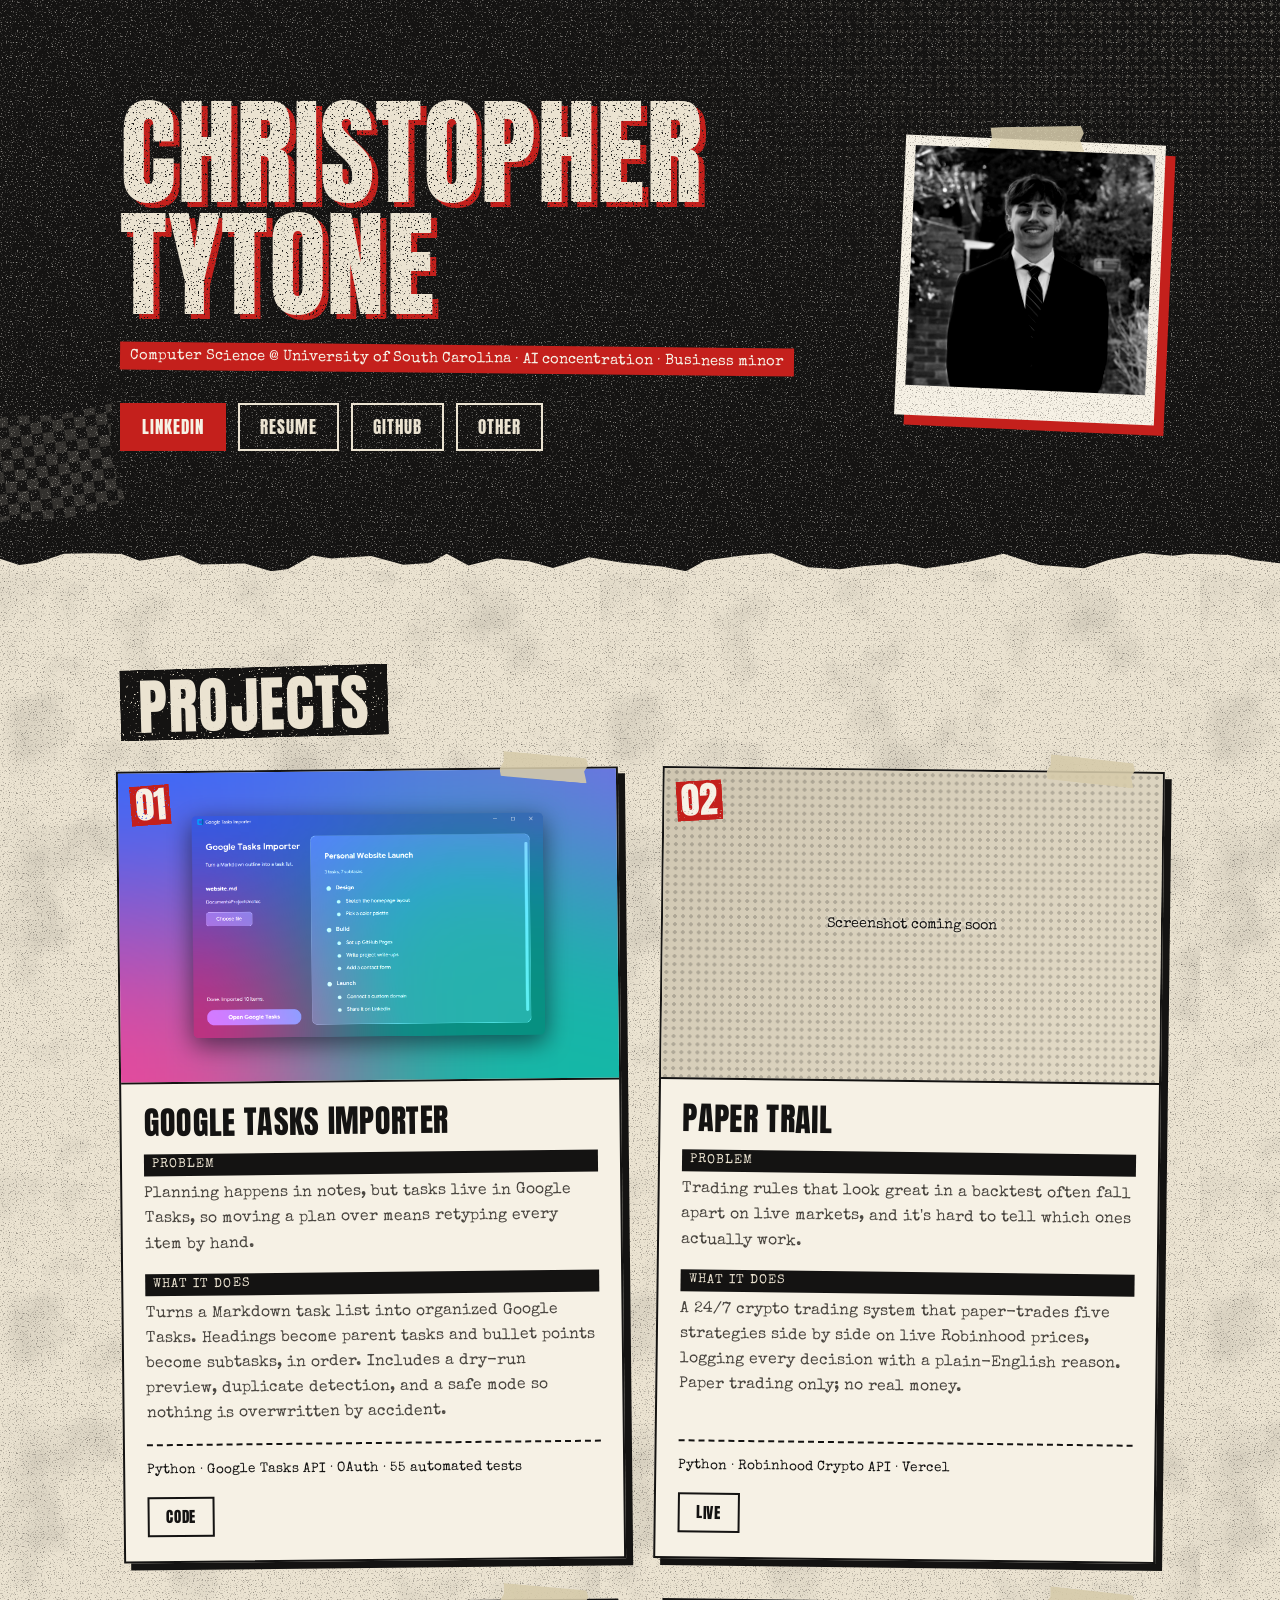
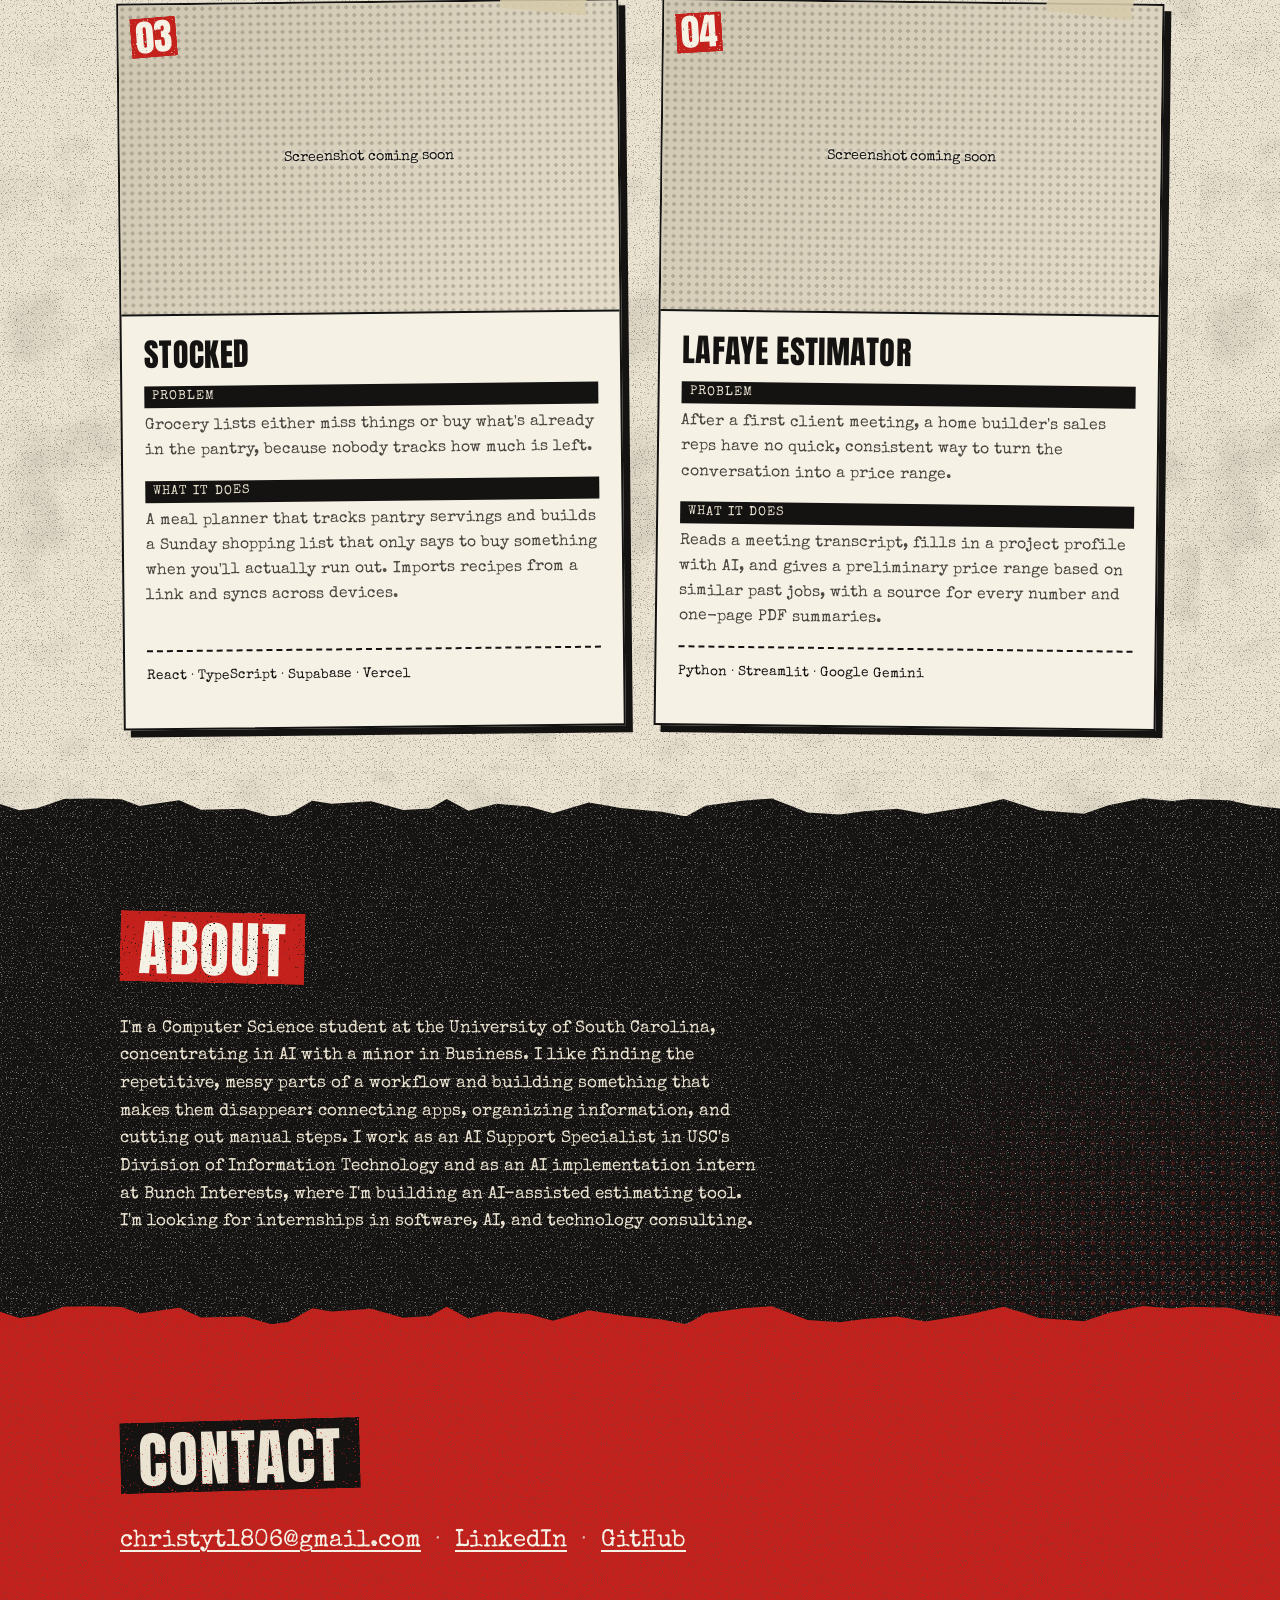
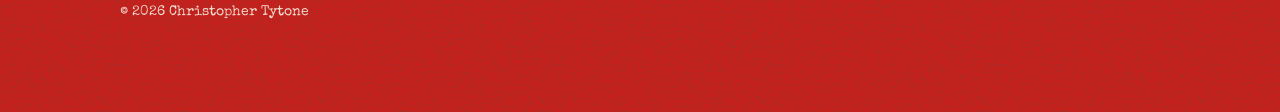
<file: index.html>
<!doctype html>
<html lang="en">
<head>
  <meta charset="utf-8">
  <meta name="viewport" content="width=device-width,initial-scale=1">
  <title>Christopher Tytone</title>
  <meta name="description" content="I build software that automates repetitive work, organizes information, and simplifies everyday workflows.">
  <meta property="og:type" content="website">
  <meta property="og:url" content="https://ctytone.github.io/">
  <meta property="og:title" content="Christopher Tytone">
  <meta property="og:description" content="I build software that automates repetitive work, organizes information, and simplifies everyday workflows.">
  <meta property="og:image" content="https://ctytone.github.io/images/share-card.png">
  <meta property="og:image:width" content="1200">
  <meta property="og:image:height" content="627">
  <meta property="og:image:alt" content="Christopher Tytone, Software Portfolio">
  <meta name="twitter:card" content="summary_large_image">
  <meta name="twitter:image" content="https://ctytone.github.io/images/share-card.png">
  <link rel="preconnect" href="https://fonts.googleapis.com">
  <link rel="preconnect" href="https://fonts.gstatic.com" crossorigin>
  <link href="https://fonts.googleapis.com/css2?family=Anton&family=Special+Elite&display=swap" rel="stylesheet">
  <link rel="stylesheet" href="styles.css?v=2">
</head>
<body>
  <!-- HERO -->
  <header class="hero">
    <div class="container hero-inner">
      <div class="hero-text">
        <h1 class="name">Christopher Tytone</h1>
        <p class="subline">Computer Science @ University of South Carolina · AI concentration · Business minor</p>
        <nav class="links" aria-label="Profile links">
          <a class="btn btn-primary" href="https://www.linkedin.com/in/christopher-tytone" target="_blank" rel="noopener noreferrer">LinkedIn</a>
          <a class="btn" href="files/Tytone_Resume.pdf" target="_blank" rel="noopener noreferrer">Resume</a>
          <a class="btn" href="https://github.com/ctytone" target="_blank" rel="noopener noreferrer">GitHub</a>
          <a class="btn" href="other.html">Other</a>
        </nav>
      </div>
      <div class="avatar-wrap">
        <img class="avatar" src="images/headshot.jpg" alt="Photo of Christopher Tytone" width="480" height="480">
      </div>
    </div>
  </header>

  <main>
    <!-- PROJECTS -->
    <section id="projects" class="section" aria-labelledby="projects-heading">
      <div class="container">
        <h2 id="projects-heading" class="section-title">Projects</h2>
        <div class="projects-grid">

          <!--
            To add a project, copy one <article class="project"> block.
            Media: replace the placeholder <div class="project-media"> with
              <img class="project-media" src="images/your-shot.png" alt="...">
            Live button: include the "Live" link only when there's a live URL.
          -->

          <article class="project">
            <img class="project-media" src="images/markdown-to-google-tasks-screenshot.png" alt="Google Tasks Importer app showing a Markdown outline, Personal Website Launch, imported as 3 tasks with 7 subtasks" width="1920" height="1005" loading="lazy">
            <div class="project-body">
              <h3>Google Tasks Importer</h3>
              <p class="label">Problem</p>
              <p>Planning happens in notes, but tasks live in Google Tasks, so moving a plan over means retyping every item by hand.</p>
              <p class="label">What it does</p>
              <p>Turns a Markdown task list into organized Google Tasks. Headings become parent tasks and bullet points become subtasks, in order. Includes a dry-run preview, duplicate detection, and a safe mode so nothing is overwritten by accident.</p>
              <p class="stack">Python · Google Tasks API · OAuth · 55 automated tests</p>
              <div class="project-links">
                <a class="btn btn-small" href="https://github.com/ctytone/markdown-to-google-tasks" target="_blank" rel="noopener noreferrer">Code</a>
              </div>
            </div>
          </article>

          <!-- PLACEHOLDER: Paper Trail. Draft text from the repo README; swap in a screenshot and final copy. -->
          <article class="project">
            <div class="project-media placeholder">Screenshot coming soon</div>
            <div class="project-body">
              <h3>Paper Trail</h3>
              <p class="label">Problem</p>
              <p>Trading rules that look great in a backtest often fall apart on live markets, and it's hard to tell which ones actually work.</p>
              <p class="label">What it does</p>
              <p>A 24/7 crypto trading system that paper-trades five strategies side by side on live Robinhood prices, logging every decision with a plain-English reason. Paper trading only; no real money.</p>
              <p class="stack">Python · Robinhood Crypto API · Vercel</p>
              <div class="project-links">
                <a class="btn btn-small" href="https://robinhood-crypto-bot.vercel.app/" target="_blank" rel="noopener noreferrer">Live</a>
                <!-- Add a Code button if the repo is public -->
              </div>
            </div>
          </article>

          <!-- PLACEHOLDER: Stocked. Draft text from the repo README; swap in a screenshot, final copy, and links. -->
          <article class="project">
            <div class="project-media placeholder">Screenshot coming soon</div>
            <div class="project-body">
              <h3>Stocked</h3>
              <p class="label">Problem</p>
              <p>Grocery lists either miss things or buy what's already in the pantry, because nobody tracks how much is left.</p>
              <p class="label">What it does</p>
              <p>A meal planner that tracks pantry servings and builds a Sunday shopping list that only says to buy something when you'll actually run out. Imports recipes from a link and syncs across devices.</p>
              <p class="stack">React · TypeScript · Supabase · Vercel</p>
              <div class="project-links">
                <!-- Add Live / Code buttons when ready -->
              </div>
            </div>
          </article>

          <!-- PLACEHOLDER: Lafaye Estimator. Company project; check what's OK to share before adding details or links. -->
          <article class="project">
            <div class="project-media placeholder">Screenshot coming soon</div>
            <div class="project-body">
              <h3>Lafaye Estimator</h3>
              <p class="label">Problem</p>
              <p>After a first client meeting, a home builder's sales reps have no quick, consistent way to turn the conversation into a price range.</p>
              <p class="label">What it does</p>
              <p>Reads a meeting transcript, fills in a project profile with AI, and gives a preliminary price range based on similar past jobs, with a source for every number and one-page PDF summaries.</p>
              <p class="stack">Python · Streamlit · Google Gemini</p>
              <div class="project-links">
                <!-- Add buttons only if the company approves sharing -->
              </div>
            </div>
          </article>

        </div>
      </div>
    </section>

    <!-- ABOUT -->
    <section id="about" class="section" aria-labelledby="about-heading">
      <div class="container">
        <h2 id="about-heading" class="section-title">About</h2>
        <p class="prose">I'm a Computer Science student at the University of South Carolina, concentrating in AI with a minor in Business. I like finding the repetitive, messy parts of a workflow and building something that makes them disappear: connecting apps, organizing information, and cutting out manual steps. I work as an AI Support Specialist in USC's Division of Information Technology and as an AI implementation intern at Bunch Interests, where I'm building an AI-assisted estimating tool. I'm looking for internships in software, AI, and technology consulting.</p>
      </div>
    </section>
  </main>

  <!-- CONTACT -->
  <footer id="contact" class="section" aria-labelledby="contact-heading">
    <div class="container">
      <h2 id="contact-heading" class="section-title">Contact</h2>
      <p class="contact">
        <a href="mailto:christyt1806@gmail.com">christyt1806@gmail.com</a>
        <span aria-hidden="true">·</span>
        <a href="https://www.linkedin.com/in/christopher-tytone" target="_blank" rel="noopener noreferrer">LinkedIn</a>
        <span aria-hidden="true">·</span>
        <a href="https://github.com/ctytone" target="_blank" rel="noopener noreferrer">GitHub</a>
      </p>
      <p class="small">© <span id="year"></span> Christopher Tytone</p>
    </div>
  </footer>

  <script>
    document.getElementById('year').textContent = new Date().getFullYear();
  </script>
</body>
</html>
</file>
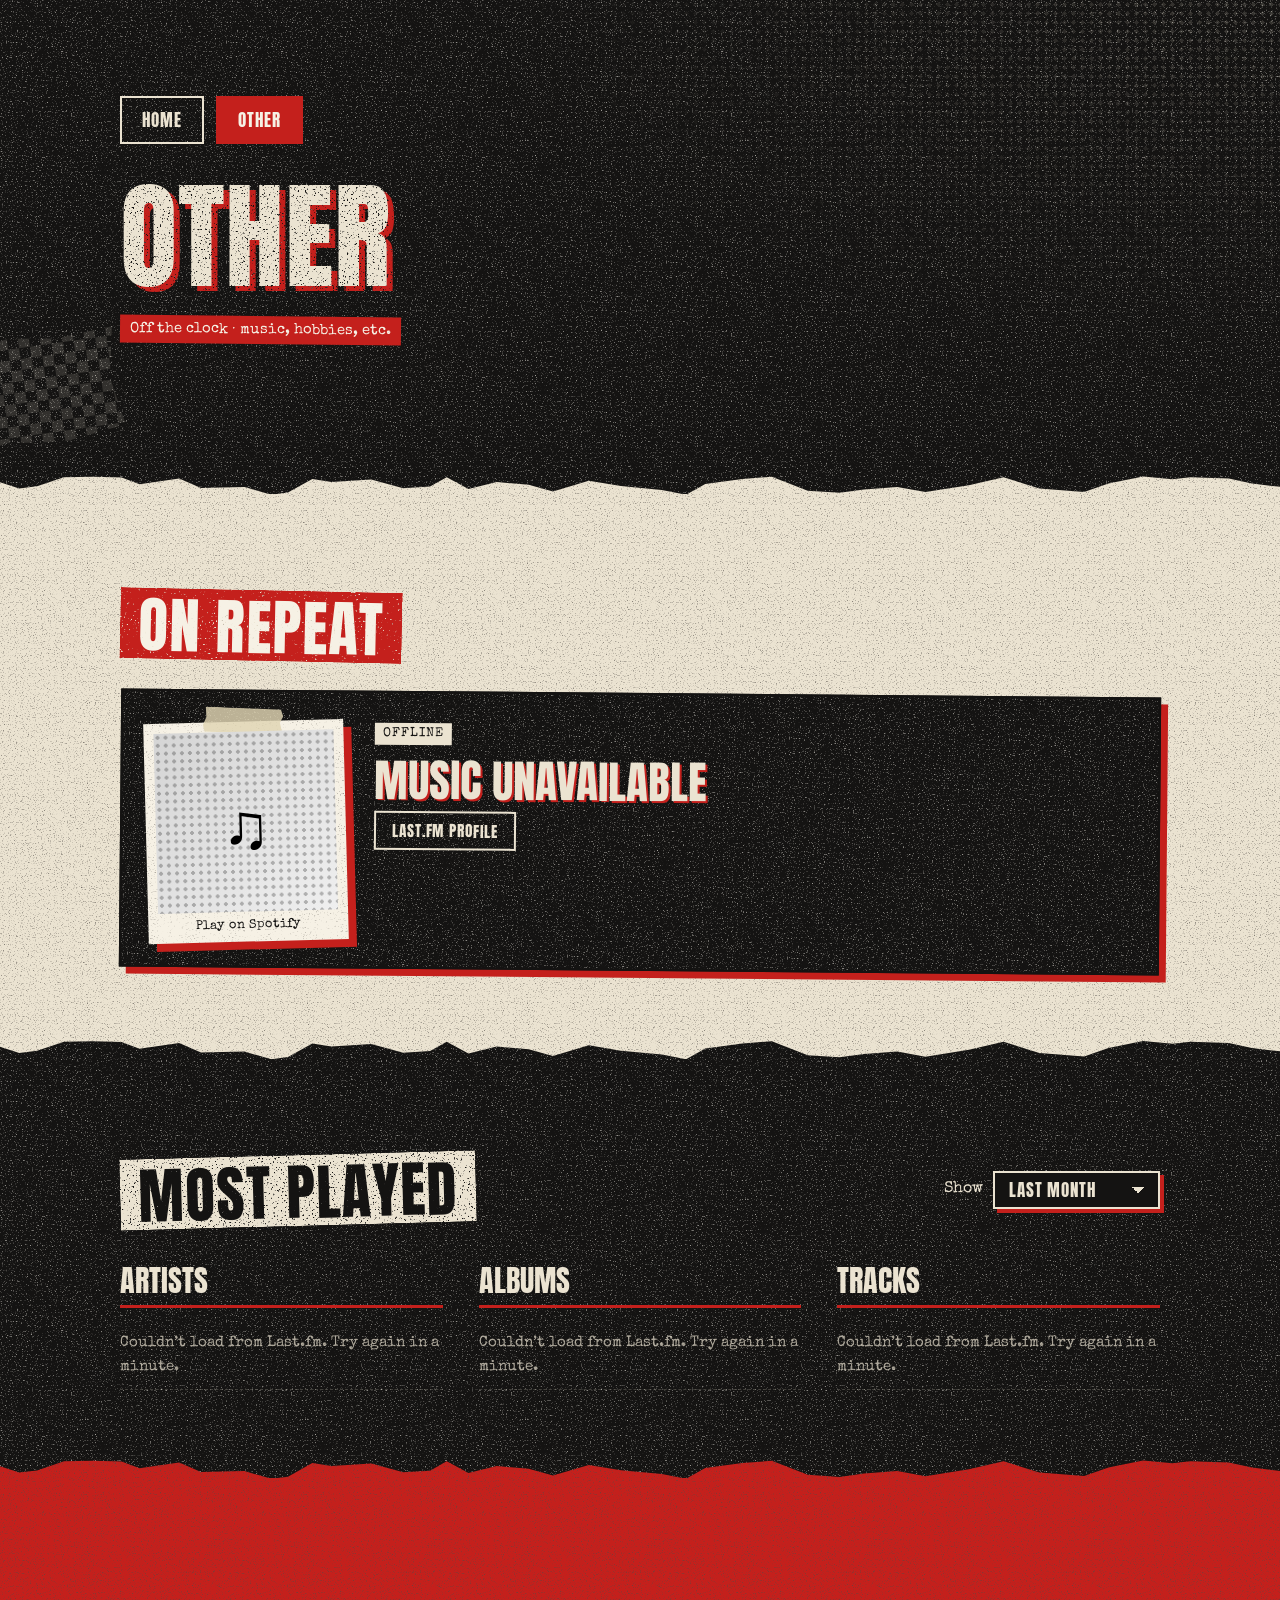
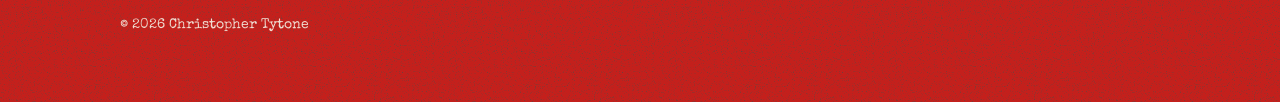
<file: fun.html>
<!doctype html>
<html lang="en">
<head>
  <meta charset="utf-8">
  <title>Moved</title>
  <!-- Old URL: the Fun page is now other.html -->
  <meta http-equiv="refresh" content="0; url=other.html">
  <link rel="canonical" href="other.html">
</head>
<body>
  <p>This page moved to <a href="other.html">other.html</a>.</p>
</body>
</html>
</file>
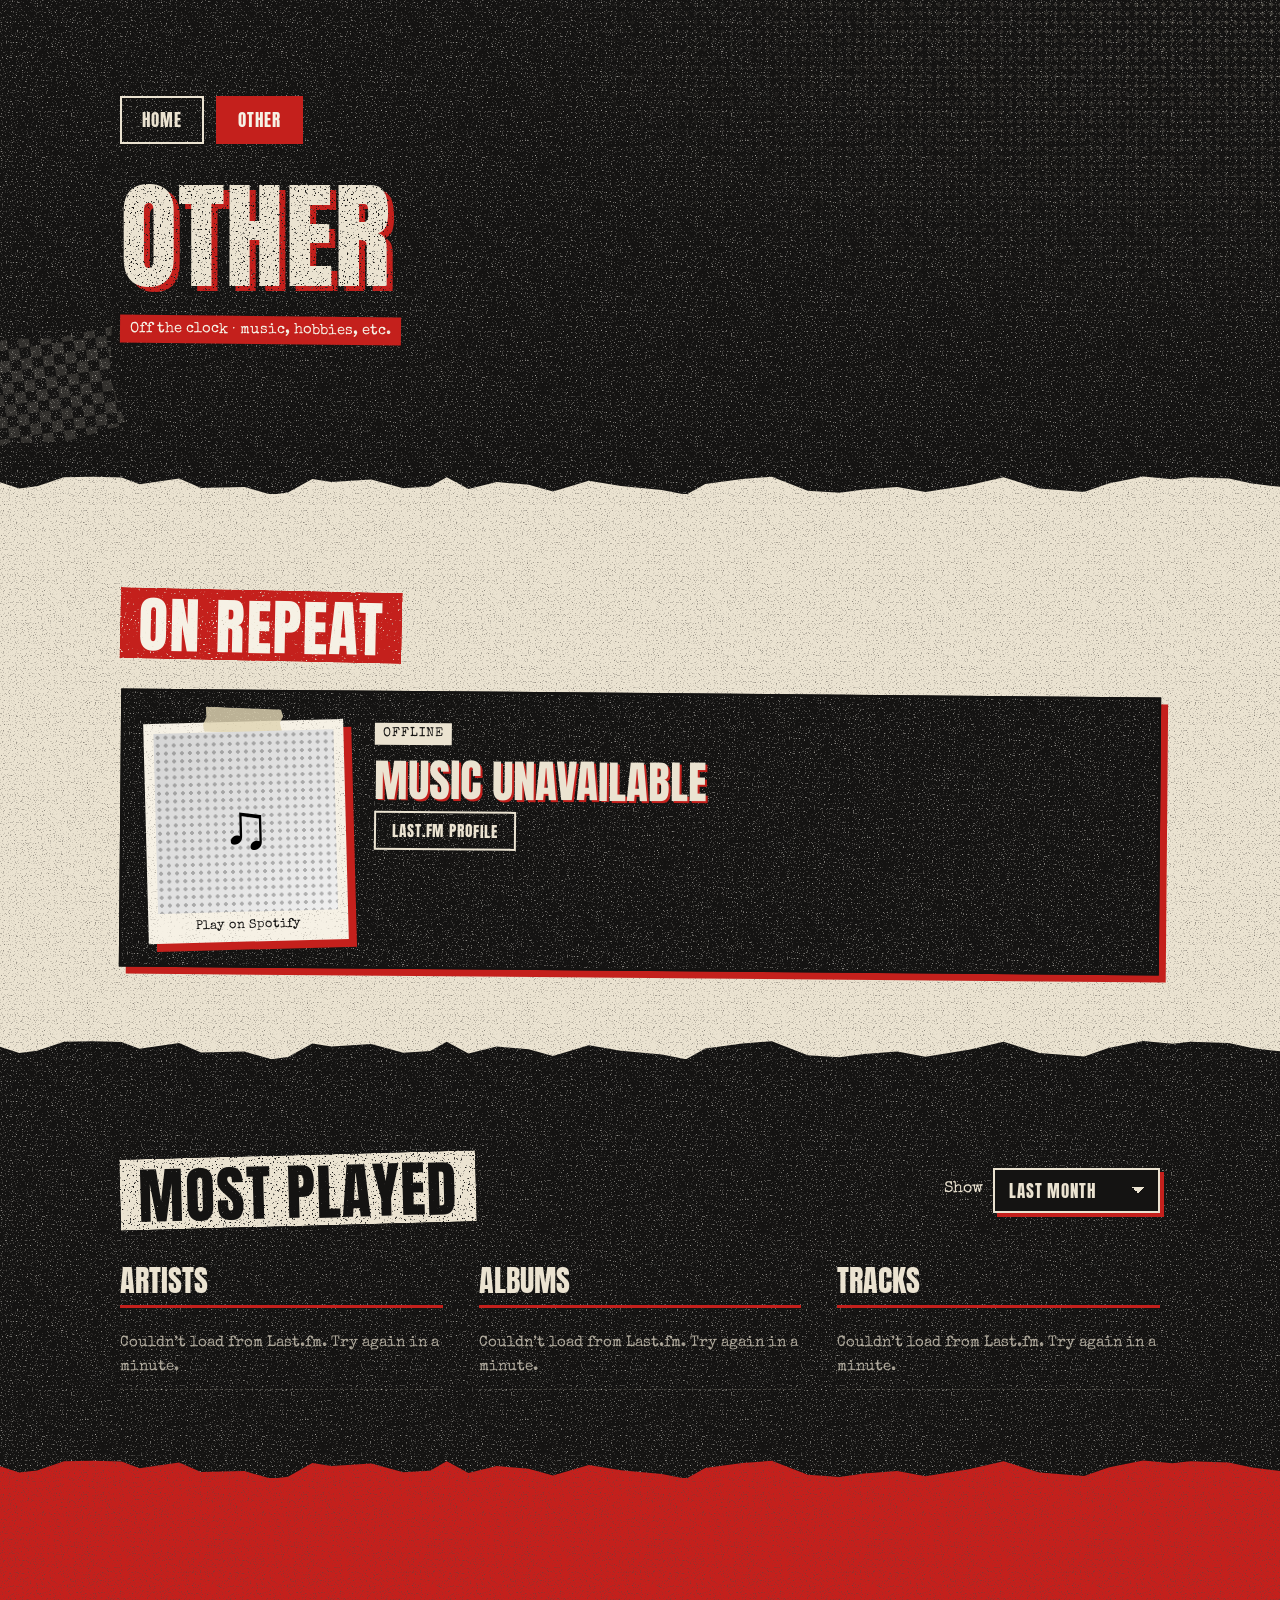
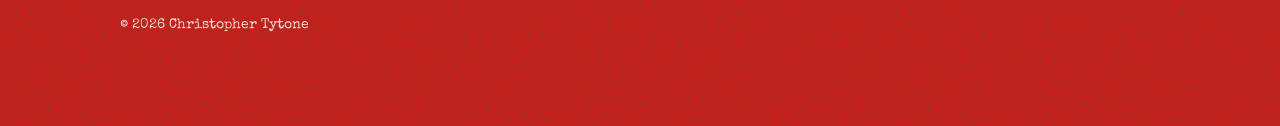
<file: other.html>
<!doctype html>
<html lang="en">
<head>
  <meta charset="utf-8">
  <meta name="viewport" content="width=device-width,initial-scale=1">
  <title>Other · Christopher Tytone</title>
  <meta name="description" content="The non-work stuff: music, hobbies, and whatever else.">
  <link rel="preconnect" href="https://fonts.googleapis.com">
  <link rel="preconnect" href="https://fonts.gstatic.com" crossorigin>
  <link href="https://fonts.googleapis.com/css2?family=Anton&family=Special+Elite&display=swap" rel="stylesheet">
  <link rel="stylesheet" href="styles.css">
</head>
<body>
  <header class="hero hero-compact">
    <div class="container">
      <nav class="links site-nav" aria-label="Site">
        <a class="btn" href="index.html">Home</a>
        <a class="btn btn-primary" href="other.html" aria-current="page">Other</a>
      </nav>
      <h1 class="name">Other</h1>
      <p class="subline">Off the clock · music, hobbies, etc.</p>
    </div>
  </header>

  <main>
    <section id="other" class="section" aria-label="Other">
      <div class="container other-grid">

        <div class="other-block other-block-music" aria-labelledby="music-heading">
          <h2 id="music-heading" class="section-title">On Repeat</h2>
          <!-- Filled in live from Last.fm by the script at the bottom of this page -->
          <article class="np-card" id="np-card">
            <a class="np-art-wrap" id="np-link" href="https://open.spotify.com/" target="_blank" rel="noopener noreferrer">
              <img class="np-art" id="np-art" alt="" width="300" height="300" hidden>
              <div class="np-art placeholder" id="np-art-placeholder" aria-hidden="true">♫</div>
              <span class="np-play" aria-hidden="true">Play on Spotify</span>
            </a>
            <div class="np-body">
              <p class="label" id="np-status">Loading…</p>
              <p class="np-track" id="np-track">—</p>
              <p class="np-artist" id="np-artist"></p>
              <ol class="np-recent" id="np-recent" aria-label="Recently played"></ol>
              <a class="btn btn-small" id="np-profile" href="https://www.last.fm/" target="_blank" rel="noopener noreferrer">Last.fm profile</a>
            </div>
          </article>
        </div>

      </div>
    </section>

    <section id="charts" class="section" aria-labelledby="charts-heading">
      <div class="container">
        <div class="charts-head">
          <h2 id="charts-heading" class="section-title">Most Played</h2>
          <label class="period-picker">
            <span>Show</span>
            <select id="period">
              <option value="7day">Last 7 days</option>
              <option value="1month" selected>Last month</option>
              <option value="3month">Last 3 months</option>
              <option value="6month">Last 6 months</option>
              <option value="12month">Last year</option>
              <option value="overall">All time</option>
            </select>
          </label>
        </div>

        <!-- Filled in from Last.fm top artists / albums / tracks for the chosen period -->
        <div class="charts-grid" aria-live="polite">
          <div class="chart">
            <h3>Artists</h3>
            <ol class="chart-list" id="chart-artists"></ol>
          </div>
          <div class="chart">
            <h3>Albums</h3>
            <ol class="chart-list" id="chart-albums"></ol>
          </div>
          <div class="chart">
            <h3>Tracks</h3>
            <ol class="chart-list" id="chart-tracks"></ol>
          </div>
        </div>
      </div>
    </section>
  </main>

  <footer id="contact" class="section">
    <div class="container">
      <p class="small">© <span id="year"></span> Christopher Tytone</p>
    </div>
  </footer>

  <script>
    document.getElementById('year').textContent = new Date().getFullYear();

    // Last.fm now playing. The API key is a read-only public key (fine to
    // ship in the page); never put the Last.fm "shared secret" here.
    const LASTFM_USER = 'ctytone';
    const LASTFM_KEY = '8ba0504ce48da1bf2ca8a270a9230cf9';

    const $ = id => document.getElementById(id);
    $('np-profile').href = `https://www.last.fm/user/${encodeURIComponent(LASTFM_USER)}`;

    function timeAgo(unix) {
      const s = Math.floor(Date.now() / 1000) - unix;
      if (s < 3600) return `${Math.max(1, Math.floor(s / 60))} min ago`;
      if (s < 86400) return `${Math.floor(s / 3600)} hr ago`;
      return `${Math.floor(s / 86400)} days ago`;
    }

    function loadNowPlaying() {
      const url = 'https://ws.audioscrobbler.com/2.0/?method=user.getrecenttracks&format=json&limit=5'
        + `&user=${encodeURIComponent(LASTFM_USER)}&api_key=${encodeURIComponent(LASTFM_KEY)}`;
      fetch(url)
        .then(r => r.json())
        .then(d => {
          const tracks = d?.recenttracks?.track;
          if (!tracks || !tracks.length) throw new Error(d?.message || 'No tracks');
          const [first, ...rest] = tracks;
          const live = first['@attr']?.nowplaying === 'true';

          $('np-status').textContent = live
            ? 'Now playing'
            : `Last played · ${first.date ? timeAgo(Number(first.date.uts)) : ''}`;
          $('np-card').classList.toggle('is-live', live);
          $('np-track').textContent = first.name;
          $('np-artist').textContent = first.artist['#text'];

          // Last.fm returns an empty string or a grey star placeholder when there's no art
          const art = first.image?.find(i => i.size === 'extralarge')?.['#text'];
          const hasArt = art && !art.includes('2a96cbd8b46e442fc41c2b86b821562f');
          $('np-art').hidden = !hasArt;
          $('np-art-placeholder').hidden = hasArt;
          if (hasArt) $('np-art').src = art;

          // No Spotify API without a server, so link to a Spotify search for
          // "track artist"; the song is almost always the top result.
          const artist = first.artist['#text'];
          $('np-link').href = `https://open.spotify.com/search/${encodeURIComponent(`${first.name} ${artist}`)}`;
          $('np-link').setAttribute('aria-label', `Play ${first.name} by ${artist} on Spotify`);

          $('np-recent').replaceChildren(...rest.slice(0, 4).map(t => {
            const li = document.createElement('li');
            li.textContent = `${t.name} — ${t.artist['#text']}`;
            return li;
          }));
        })
        .catch(() => {
          $('np-status').textContent = 'Offline';
          $('np-track').textContent = 'Music unavailable';
        });
    }
    loadNowPlaying();
    setInterval(loadNowPlaying, 60000);

    // Most played: top artists, albums and tracks for the chosen period
    const CHART_LIMIT = 5;
    const NO_ART = '2a96cbd8b46e442fc41c2b86b821562f'; // Last.fm's blank star image
    const chartCache = {};

    function lastfm(method, period) {
      const url = `https://ws.audioscrobbler.com/2.0/?method=user.${method}&format=json`
        + `&user=${encodeURIComponent(LASTFM_USER)}&api_key=${encodeURIComponent(LASTFM_KEY)}`
        + `&period=${period}&limit=${CHART_LIMIT}`;
      return fetch(url).then(r => r.json()).then(d => {
        if (d.error) throw new Error(d.message);
        return d;
      });
    }

    function chartItem({ title, sub, plays, art }) {
      const li = document.createElement('li');
      // Albums always get an art slot (blank square if Last.fm has none) so rows line up
      if (art !== undefined) {
        const img = document.createElement(art ? 'img' : 'div');
        img.className = art ? 'chart-art' : 'chart-art placeholder';
        if (art) {
          img.src = art;
          img.alt = '';
          img.width = 48; img.height = 48;
          img.loading = 'lazy';
        }
        li.append(img);
      }
      const text = document.createElement('div');
      text.className = 'chart-text';
      const t = document.createElement('span');
      t.className = 'chart-title';
      t.textContent = title;
      text.append(t);
      if (sub) {
        const s = document.createElement('span');
        s.className = 'chart-sub';
        s.textContent = sub;
        text.append(s);
      }
      const p = document.createElement('span');
      p.className = 'chart-plays';
      p.textContent = `${Number(plays).toLocaleString()} ${plays == 1 ? 'play' : 'plays'}`;
      li.append(text, p);
      return li;
    }

    function fillChart(id, items) {
      const list = $(id);
      if (!items.length) {
        const li = document.createElement('li');
        li.className = 'chart-empty';
        li.textContent = 'Nothing played in this period.';
        list.replaceChildren(li);
        return;
      }
      list.replaceChildren(...items.map(chartItem));
    }

    function setChartStatus(text) {
      for (const id of ['chart-artists', 'chart-albums', 'chart-tracks']) {
        const li = document.createElement('li');
        li.className = 'chart-empty';
        li.textContent = text;
        $(id).replaceChildren(li);
      }
    }

    function loadCharts(period) {
      if (!chartCache[period]) {
        setChartStatus('Loading…');
        chartCache[period] = Promise.all([
          lastfm('gettopartists', period),
          lastfm('gettopalbums', period),
          lastfm('gettoptracks', period),
        ]).catch(err => { delete chartCache[period]; throw err; });
      }
      chartCache[period]
        .then(([a, al, t]) => {
          if ($('period').value !== period) return; // user picked another period meanwhile
          fillChart('chart-artists', (a.topartists?.artist ?? []).map(x => ({
            title: x.name, plays: x.playcount,
          })));
          fillChart('chart-albums', (al.topalbums?.album ?? []).map(x => {
            const art = x.image?.find(i => i.size === 'large')?.['#text'];
            return { title: x.name, sub: x.artist?.name, plays: x.playcount,
                     art: art && !art.includes(NO_ART) ? art : '' };
          }));
          fillChart('chart-tracks', (t.toptracks?.track ?? []).map(x => ({
            title: x.name, sub: x.artist?.name, plays: x.playcount,
          })));
        })
        .catch(() => setChartStatus('Couldn’t load from Last.fm. Try again in a minute.'));
    }

    $('period').addEventListener('change', e => loadCharts(e.target.value));
    loadCharts($('period').value);
  </script>
</body>
</html>
</file>
<file: styles.css>
/* Tokens */
:root{
  --ink: #141312;
  --paper: #ebe3d1;
  --paper-light: #f6f1e5;
  --red: #c4201c;
  --muted: #4a4640;
  --container-max: 1080px;
  --display: "Anton", Impact, "Arial Narrow", sans-serif;
  --type: "Special Elite", "Courier New", monospace;

  /* Textures: tiny inline SVGs, so no image downloads */
  --speck-dark: url("data:image/svg+xml,%3Csvg xmlns='http://www.w3.org/2000/svg' width='220' height='220'%3E%3Cfilter id='n'%3E%3CfeTurbulence type='fractalNoise' baseFrequency='.85' numOctaves='2' stitchTiles='stitch'/%3E%3CfeColorMatrix values='0 0 0 0 .08 0 0 0 0 .07 0 0 0 0 .06 2.2 0 0 0 -1.25'/%3E%3C/filter%3E%3Crect width='100%25' height='100%25' filter='url(%23n)'/%3E%3C/svg%3E");
  --speck-light: url("data:image/svg+xml,%3Csvg xmlns='http://www.w3.org/2000/svg' width='220' height='220'%3E%3Cfilter id='n'%3E%3CfeTurbulence type='fractalNoise' baseFrequency='.8' numOctaves='2' stitchTiles='stitch'/%3E%3CfeColorMatrix values='0 0 0 0 .92 0 0 0 0 .89 0 0 0 0 .82 2.2 0 0 0 -1.3'/%3E%3C/filter%3E%3Crect width='100%25' height='100%25' filter='url(%23n)'/%3E%3C/svg%3E");
  --blotch: url("data:image/svg+xml,%3Csvg xmlns='http://www.w3.org/2000/svg' width='600' height='600'%3E%3Cfilter id='n'%3E%3CfeTurbulence type='fractalNoise' baseFrequency='.012' numOctaves='4' stitchTiles='stitch'/%3E%3CfeColorMatrix values='0 0 0 0 0 0 0 0 0 0 0 0 0 0 0 3 0 0 0 -1.55'/%3E%3C/filter%3E%3Crect width='100%25' height='100%25' filter='url(%23n)'/%3E%3C/svg%3E");
  /* Mask that knocks small holes out of big type, like a worn stamp */
  --distress: url("data:image/svg+xml,%3Csvg xmlns='http://www.w3.org/2000/svg' width='300' height='300'%3E%3Cfilter id='n'%3E%3CfeTurbulence type='fractalNoise' baseFrequency='.55' numOctaves='3' stitchTiles='stitch'/%3E%3CfeColorMatrix values='0 0 0 0 0 0 0 0 0 0 0 0 0 0 0 -8 0 0 0 6'/%3E%3C/filter%3E%3Crect width='100%25' height='100%25' filter='url(%23n)'/%3E%3C/svg%3E");
  --halftone: radial-gradient(circle, currentColor 32%, transparent 34%);
  --tape: polygon(3% 0, 97% 4%, 100% 30%, 96% 55%, 100% 100%, 2% 96%, 0 70%, 4% 40%);
  --torn: polygon(0 100%, 0 41%, 1.5% 67%, 2.9% 58%, 5% 20%, 7.3% 18%, 9.5% 21%, 10.9% 49%, 14% 25%, 15.7% 65%, 19.1% 61%, 21.2% 93%, 22.5% 84%, 24.4% 27%, 25.9% 40%, 29% 29%, 31.5% 66%, 33.6% 59%, 34.9% 20%, 36.6% 69%, 38.8% 40%, 41.3% 51%, 43.2% 79%, 46% 35%, 48.5% 57%, 51.7% 73%, 53.6% 93%, 55.1% 48%, 58% 27%, 60.3% 18%, 63.1% 76%, 65.6% 85%, 67.5% 71%, 70.1% 61%, 72.3% 82%, 75.7% 53%, 78.4% 20%, 81.2% 67%, 84.7% 81%, 86.6% 46%, 89.3% 17%, 91.6% 28%, 93% 20%, 96% 25%, 97.8% 46%, 100% 60%, 100% 100%);
}

/* Base */
*{ box-sizing:border-box; }
html{ background:var(--ink); overflow-x:hidden; }
body{
  margin:0;
  background:var(--paper);
  color:var(--ink);
  font-family:var(--type);
  line-height:1.6;
  -webkit-font-smoothing:antialiased;
  overflow-x:hidden;
}
a{ color:inherit; }
:focus-visible{ outline:3px dashed var(--red); outline-offset:3px; }

.container{
  position:relative;
  max-width:var(--container-max);
  margin:0 auto;
  padding:0 20px;
}

/* Buttons: stamped, square-cut labels */
.btn{
  display:inline-flex;
  align-items:center;
  justify-content:center;
  padding:9px 20px 8px;
  border:2px solid currentColor;
  background:transparent;
  color:var(--ink);
  font-family:var(--display);
  font-size:1.05rem;
  letter-spacing:.06em;
  text-transform:uppercase;
  text-decoration:none;
  transition:transform .12s ease, box-shadow .12s ease;
}
.btn:hover{ transform:translate(-3px,-3px); box-shadow:4px 4px 0 var(--red); }
.btn-primary{ background:var(--red); border-color:var(--red); color:var(--paper-light); }
.btn-primary:hover{ box-shadow:4px 4px 0 var(--paper); }
.btn-small{ padding:6px 16px 5px; font-size:.95rem; }

/* Hero */
.hero{
  position:relative;
  overflow:hidden;
  padding:56px 0 80px;
  background:var(--speck-light), var(--ink);
  color:var(--paper);
}
/* Halftone fade in the top-right corner */
.hero::before{
  content:"";
  position:absolute;
  top:0; right:0;
  width:65%; height:75%;
  color:rgba(235,227,209,.16);
  background:var(--halftone) 0 0 / 9px 9px;
  -webkit-mask-image:radial-gradient(ellipse at top right, #000 0%, transparent 70%);
          mask-image:radial-gradient(ellipse at top right, #000 0%, transparent 70%);
  pointer-events:none;
}
/* Checkerboard scrap */
.hero::after{
  content:"";
  position:absolute;
  left:-30px; bottom:50px;
  width:150px; height:110px;
  background:repeating-conic-gradient(var(--paper) 0 25%, transparent 0 50%) 0 0 / 22px 22px;
  opacity:.14;
  transform:rotate(-8deg);
  clip-path:polygon(4% 8%, 30% 0, 62% 6%, 100% 2%, 94% 48%, 100% 92%, 58% 100%, 20% 94%, 0 100%, 6% 52%);
  pointer-events:none;
}
.hero-inner{
  display:flex;
  flex-direction:column-reverse;
  align-items:flex-start;
  gap:40px;
}
.hero-text{ position:relative; z-index:1; }
.name{
  margin:0 0 24px;
  font-family:var(--display);
  font-weight:400;
  font-size:clamp(3.4rem, 13vw, 7.4rem);
  line-height:.95;
  letter-spacing:.005em;
  text-transform:uppercase;
  color:var(--paper);
  /* Off-register red print behind the type */
  text-shadow:.05em .045em 0 var(--red);
  -webkit-mask-image:var(--distress);
          mask-image:var(--distress);
}
/* Typewriter label strip */
.subline{
  display:table;
  margin:0 0 30px;
  padding:3px 10px;
  background:var(--red);
  color:var(--paper-light);
  font-family:var(--type);
  font-size:.92rem;
  line-height:1.5;
  transform:rotate(.6deg);
}
.links{ display:flex; flex-wrap:wrap; gap:12px; }
.hero .btn:not(.btn-primary){ color:var(--paper); }

/* Headshot pasted in with tape */
.avatar-wrap{
  position:relative;
  z-index:1;
  flex-shrink:0;
  margin:14px 0 0 4px;
  padding:10px 10px 30px;
  background:var(--paper-light) var(--speck-dark);
  transform:rotate(2.5deg);
  box-shadow:10px 10px 0 var(--red);
}
.avatar-wrap::before{
  content:"";
  position:absolute;
  top:-14px; left:50%;
  width:96px; height:28px;
  background:rgba(225,214,180,.82);
  transform:translateX(-50%) rotate(-4deg);
  clip-path:var(--tape);
}
.avatar{
  display:block;
  width:150px;
  height:150px;
  object-fit:cover;
  filter:grayscale(1) contrast(1.25) brightness(1.04);
}

/* Sections, each torn off the one above */
.section{ position:relative; padding:72px 0 64px; }
.section::before{
  content:"";
  position:absolute;
  left:0; right:0; top:-22px;
  height:24px;
  background:inherit;
  clip-path:var(--torn);
}
.section-title{
  display:inline-block;
  margin:0 0 32px;
  padding:.06em .3em 0;
  background:var(--ink);
  color:var(--paper);
  font-family:var(--display);
  font-weight:400;
  font-size:clamp(2.4rem, 7vw, 3.8rem);
  line-height:1.1;
  letter-spacing:.02em;
  text-transform:uppercase;
  transform:rotate(-1.5deg);
  -webkit-mask-image:var(--distress);
          mask-image:var(--distress);
}
.prose{ margin:0; max-width:64ch; font-size:1.08rem; }

/* Projects */
#projects{
  background:var(--speck-dark), var(--paper);
  counter-reset:project;
}
#projects::after{
  content:"";
  position:absolute;
  inset:0;
  background:var(--blotch);
  opacity:.1;
  pointer-events:none;
}
#projects .container{ z-index:1; }
.projects-grid{
  display:grid;
  gap:40px 36px;
  /* Two columns on wide screens; a single card keeps its column width instead of stretching */
  grid-template-columns:repeat(auto-fill, minmax(min(100%, 420px), 1fr));
}
.project{
  position:relative;
  display:flex;
  flex-direction:column;
  background:var(--paper-light);
  border:2px solid var(--ink);
  box-shadow:7px 7px 0 var(--ink);
  counter-increment:project;
  transform:rotate(-.6deg);
}
.project:nth-child(even){ transform:rotate(.7deg); }
/* Tape strip */
.project::before{
  content:"";
  position:absolute;
  z-index:2;
  top:-15px; right:28px;
  width:88px; height:26px;
  background:rgba(214,203,170,.88);
  transform:rotate(5deg);
  clip-path:var(--tape);
}
/* Big stencil number, counted by CSS */
.project::after{
  content:counter(project, decimal-leading-zero);
  position:absolute;
  z-index:2;
  top:12px; left:12px;
  padding:0 .14em;
  background:var(--red);
  color:var(--paper-light);
  font-family:var(--display);
  font-size:2.3rem;
  line-height:1.1;
  transform:rotate(-4deg);
  -webkit-mask-image:var(--distress);
          mask-image:var(--distress);
}
.project-media{
  display:block;
  width:100%;
  height:auto;
  min-height:0;
  flex:none;
  aspect-ratio:16 / 10;
  object-fit:cover;
  border-bottom:2px solid var(--ink);
}
.project-media.placeholder{
  display:grid;
  place-items:center;
  background:
    radial-gradient(circle, rgba(20,19,18,.2) 32%, transparent 34%) 0 0 / 8px 8px,
    linear-gradient(135deg, #cfc6b1, #e4dcc8);
  color:var(--ink);
  font-family:var(--type);
  font-size:.9rem;
  text-shadow:0 0 6px var(--paper-light), 0 0 2px var(--paper-light);
}
.project-body{
  display:flex;
  flex-direction:column;
  flex:1;
  padding:22px 22px 24px;
}
.project h3{
  margin:0 0 14px;
  font-family:var(--display);
  font-weight:400;
  font-size:2rem;
  line-height:1.05;
  letter-spacing:.01em;
  text-transform:uppercase;
}
.project p{ margin:0 0 16px; color:var(--muted); font-size:.98rem; }
.project .label{
  display:table;
  margin:0 0 6px;
  padding:1px 8px;
  background:var(--ink);
  color:var(--paper);
  font-family:var(--type);
  font-size:.8rem;
  letter-spacing:.08em;
  text-transform:uppercase;
}
.project .stack{
  margin-top:auto;
  padding-top:14px;
  border-top:2px dashed var(--ink);
  color:var(--ink);
  font-family:var(--type);
  font-size:.85rem;
}
.project-links{ display:flex; gap:10px; }

/* About */
#about{
  background:var(--speck-light), var(--ink);
  color:var(--paper);
}
#about .section-title{ background:var(--red); color:var(--paper-light); transform:rotate(1.2deg); }
#about::after{
  content:"";
  position:absolute;
  right:0; bottom:0;
  width:40%; height:80%;
  color:rgba(196,32,28,.35);
  background:var(--halftone) 0 0 / 10px 10px;
  -webkit-mask-image:radial-gradient(ellipse at bottom right, #000 0%, transparent 65%);
          mask-image:radial-gradient(ellipse at bottom right, #000 0%, transparent 65%);
  pointer-events:none;
}
#about .container{ z-index:1; }

/* Contact */
#contact{
  background:var(--speck-dark), var(--red);
  color:var(--paper-light);
}
#contact .section-title{ background:var(--ink); }
.contact{
  display:flex;
  flex-wrap:wrap;
  align-items:baseline;
  gap:8px 14px;
  margin:0;
  font-size:clamp(1.15rem, 3.4vw, 1.5rem);
}
.contact a{ text-decoration-thickness:2px; text-underline-offset:4px; }
.contact a:hover{ background:var(--ink); text-decoration:none; }
.contact span{ opacity:.7; }
.small{ margin:40px 0 0; font-family:var(--type); font-size:.9rem; opacity:.9; }

/* Other page */
.hero-compact{ padding:40px 0 64px; }
.site-nav{ margin-bottom:36px; }
.hero .btn[aria-current="page"]{ color:var(--paper-light); }
#other{ background:var(--speck-dark), var(--paper); }
.other-grid{
  display:grid;
  gap:56px 40px;
  grid-template-columns:1fr;
  align-items:stretch;
}
.other-block{ display:flex; flex-direction:column; align-items:flex-start; }
.other-block > article{ flex:1; align-self:stretch; }
.other-block-music .section-title{ background:var(--red); color:var(--paper-light); transform:rotate(1.2deg); }
/* Now playing (Last.fm) */
.np-card{
  display:flex;
  flex-wrap:wrap;
  gap:28px;
  align-items:flex-start;
  padding:30px 24px 24px;
  background:var(--speck-light), var(--ink);
  color:var(--paper);
  border:2px solid var(--ink);
  box-shadow:7px 7px 0 var(--red);
  transform:rotate(.5deg);
}
.np-art-wrap{
  position:relative;
  display:block;
  flex-shrink:0;
  color:var(--ink);
  text-decoration:none;
  transition:transform .12s ease, box-shadow .12s ease;
  padding:10px 10px 30px;
  background:var(--paper-light) var(--speck-dark);
  transform:rotate(-2deg);
  box-shadow:8px 8px 0 var(--red);
}
.np-art-wrap::before{
  content:"";
  position:absolute;
  top:-14px; left:50%;
  width:80px; height:26px;
  background:rgba(225,214,180,.82);
  transform:translateX(-50%) rotate(3deg);
  clip-path:var(--tape);
}
.np-art{
  display:block;
  width:180px; height:180px;
  object-fit:cover;
  filter:grayscale(1) contrast(1.2);
}
.np-art.placeholder{
  display:grid;
  place-items:center;
  background:
    radial-gradient(circle, rgba(20,19,18,.25) 32%, transparent 34%) 0 0 / 8px 8px,
    linear-gradient(135deg, #cfc6b1, #e4dcc8);
  color:var(--ink);
  font-family:var(--display);
  font-size:4rem;
}
.np-art[hidden]{ display:none; }
/* Handwritten-style caption in the photo's bottom strip says it's clickable */
.np-play{
  position:absolute;
  left:0; right:0; bottom:6px;
  font-family:var(--type);
  font-size:.8rem;
  text-align:center;
}
.np-art-wrap:hover{ transform:rotate(-2deg) translate(-3px,-3px); box-shadow:11px 11px 0 var(--red); }
.np-art-wrap:hover .np-play{ text-decoration:underline; }
.np-body{ flex:1; min-width:200px; }
.np-body p{ margin:0; }
.np-body .label{
  display:table;
  margin-bottom:12px;
  padding:1px 8px;
  background:var(--paper);
  color:var(--ink);
  font-family:var(--type);
  font-size:.8rem;
  letter-spacing:.08em;
  text-transform:uppercase;
}
/* Pulsing red dot when a track is actually playing */
.np-card.is-live .label::before{
  content:"";
  display:inline-block;
  width:.6em; height:.6em;
  margin-right:.45em;
  border-radius:50%;
  background:var(--red);
  animation:np-pulse 1.2s ease-in-out infinite;
}
@keyframes np-pulse{ 50%{ opacity:.25; } }
.np-track{
  font-family:var(--display);
  font-size:clamp(2rem, 6vw, 2.8rem);
  line-height:1.05;
  text-transform:uppercase;
  text-shadow:.04em .04em 0 var(--red);
}
.np-artist{ margin-top:6px !important; font-size:1.1rem; opacity:.9; }
.np-recent{
  margin:20px 0;
  padding:14px 0 0 1.4em;
  border-top:2px dashed var(--paper);
  font-size:.92rem;
  opacity:.85;
}
.np-recent li{ margin-bottom:4px; }
.np-recent:empty{ display:none; }
.np-card .btn{ color:var(--paper); }

/* Most played (Last.fm top charts) */
#charts{
  background:var(--speck-light), var(--ink);
  color:var(--paper);
}
#charts .container{ z-index:1; }
#charts .section-title{ background:var(--paper); color:var(--ink); margin-bottom:0; }
.charts-head{
  display:flex;
  flex-wrap:wrap;
  align-items:center;
  justify-content:space-between;
  gap:20px 32px;
  margin-bottom:40px;
}
.period-picker{
  display:inline-flex;
  align-items:center;
  gap:10px;
  font-family:var(--type);
}
.period-picker select{
  appearance:none;
  -webkit-appearance:none;
  padding:8px 40px 7px 14px;
  border:2px solid var(--paper);
  border-radius:0;
  background:
    linear-gradient(45deg, transparent 50%, var(--paper) 50%) calc(100% - 20px) 50% / 6px 6px no-repeat,
    linear-gradient(-45deg, transparent 50%, var(--paper) 50%) calc(100% - 14px) 50% / 6px 6px no-repeat,
    var(--ink);
  color:var(--paper);
  font-family:var(--display);
  font-size:1.05rem;
  letter-spacing:.05em;
  text-transform:uppercase;
  cursor:pointer;
  box-shadow:4px 4px 0 var(--red);
}
.period-picker select:hover{ border-color:var(--paper-light); }
.period-picker option{ background:var(--ink); color:var(--paper); }

.charts-grid{
  display:grid;
  gap:44px 36px;
  grid-template-columns:repeat(auto-fit, minmax(min(100%, 280px), 1fr));
}
.chart h3{
  margin:0 0 14px;
  padding-bottom:8px;
  border-bottom:3px solid var(--red);
  font-family:var(--display);
  font-weight:400;
  font-size:1.9rem;
  line-height:1.05;
  text-transform:uppercase;
}
.chart-list{
  margin:0;
  padding:0;
  list-style:none;
  counter-reset:rank;
}
.chart-list li{
  display:flex;
  align-items:center;
  gap:12px;
  padding:10px 0;
  border-bottom:1px dashed rgba(235,227,209,.3);
  counter-increment:rank;
}
/* Rank number: these really are ranked, so the numbers carry meaning */
.chart-list li:not(.chart-empty)::before{
  content:counter(rank);
  flex:0 0 1.3em;
  font-family:var(--display);
  font-size:1.7rem;
  line-height:1;
  color:var(--red);
  text-align:right;
}
.chart-list li:first-child:not(.chart-empty)::before{ font-size:2.3rem; }
.chart-art{
  flex-shrink:0;
  width:48px; height:48px;
  object-fit:cover;
  border:2px solid var(--paper);
  filter:grayscale(1) contrast(1.2);
}
.chart-art.placeholder{
  background:radial-gradient(circle, rgba(235,227,209,.3) 32%, transparent 34%) 0 0 / 6px 6px;
}
.chart-text{
  flex:1;
  min-width:0;
  display:flex;
  flex-direction:column;
}
.chart-title{ overflow-wrap:anywhere; line-height:1.3; }
.chart-sub{ font-size:.85rem; opacity:.7; }
.chart-plays{
  flex-shrink:0;
  font-size:.82rem;
  opacity:.75;
  white-space:nowrap;
}
.chart-empty{ opacity:.7; font-size:.92rem; }

/* Wider screens */
@media (min-width:720px){
  .hero{ padding:96px 0 120px; }
  .hero-inner{ flex-direction:row; align-items:center; justify-content:space-between; gap:56px; }
  .avatar{ width:240px; height:240px; }
  .section{ padding:96px 0 88px; }
}

@media (prefers-reduced-motion:reduce){
  .btn{ transition:none; }
  .btn:hover{ transform:none; }
  .np-card.is-live .label::before{ animation:none; }
  .np-art-wrap{ transition:none; }
  .np-art-wrap:hover{ transform:rotate(-2deg); }
}
</file>
